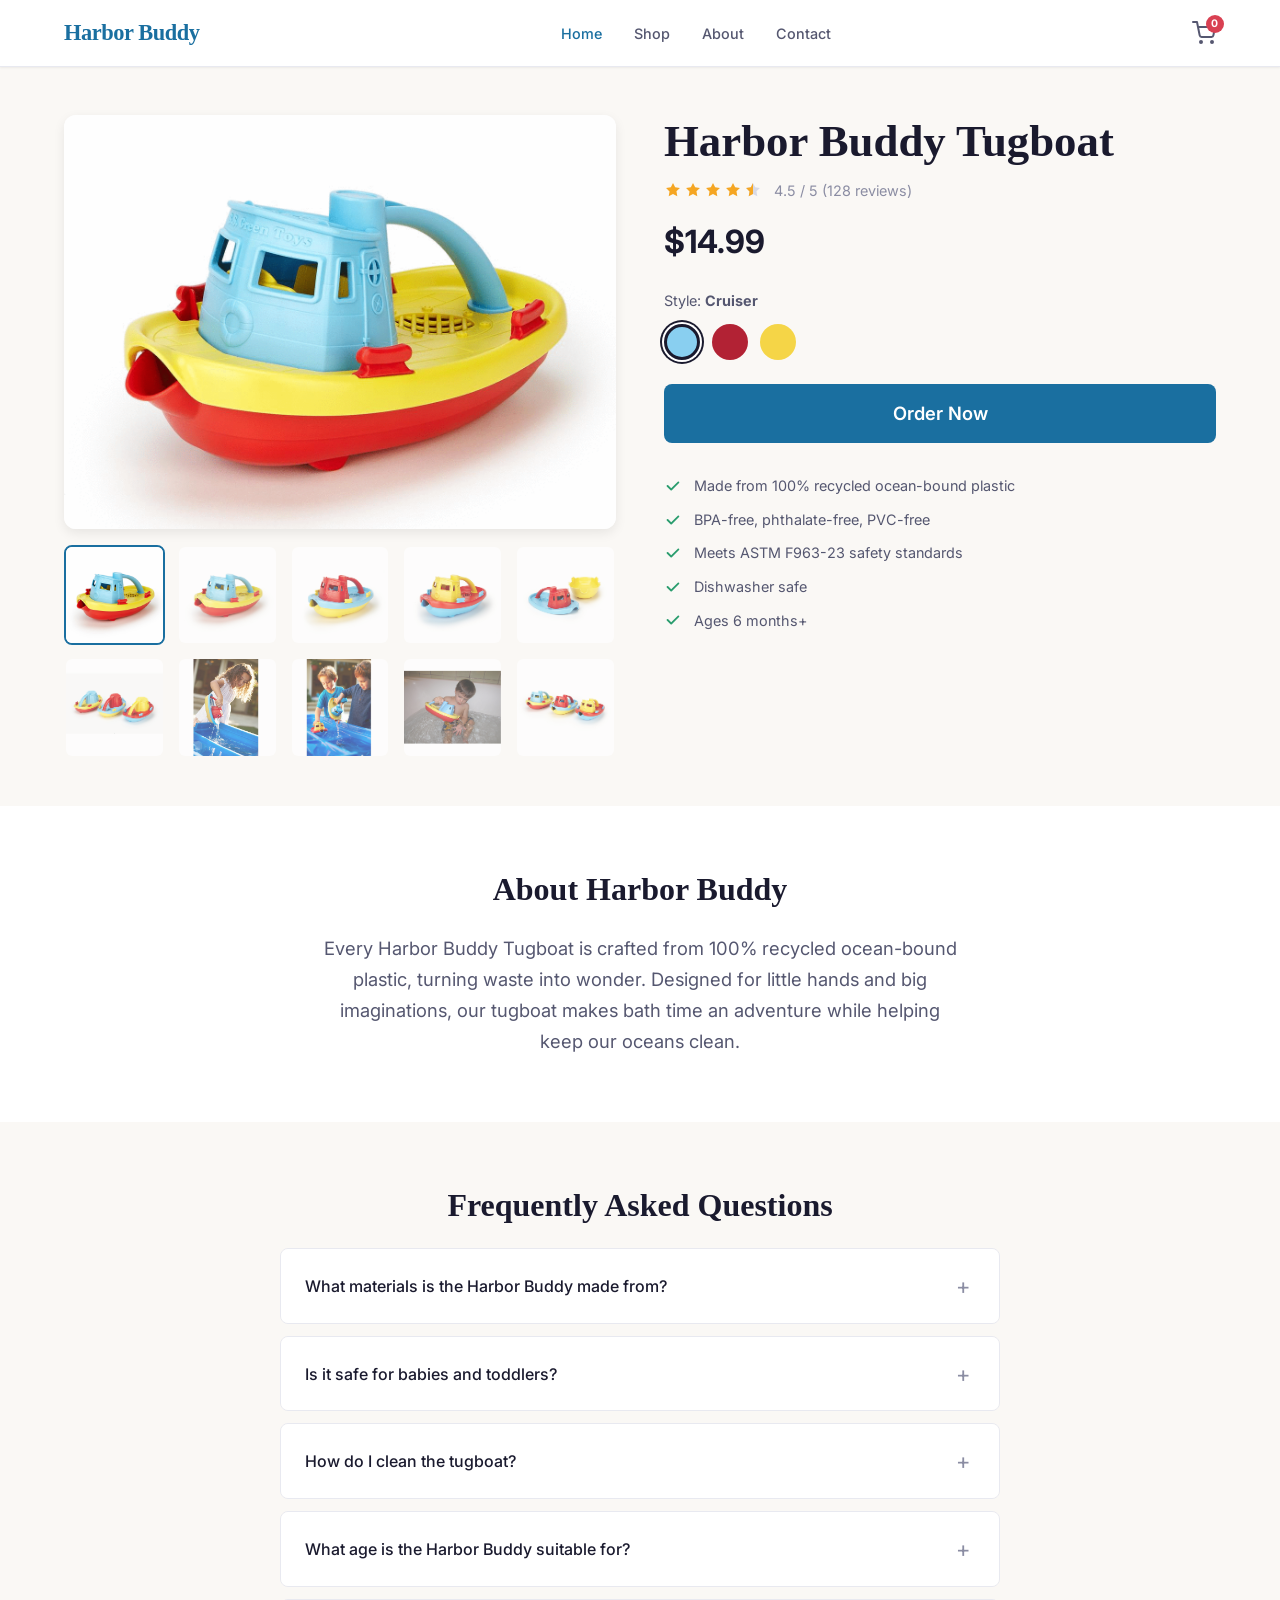
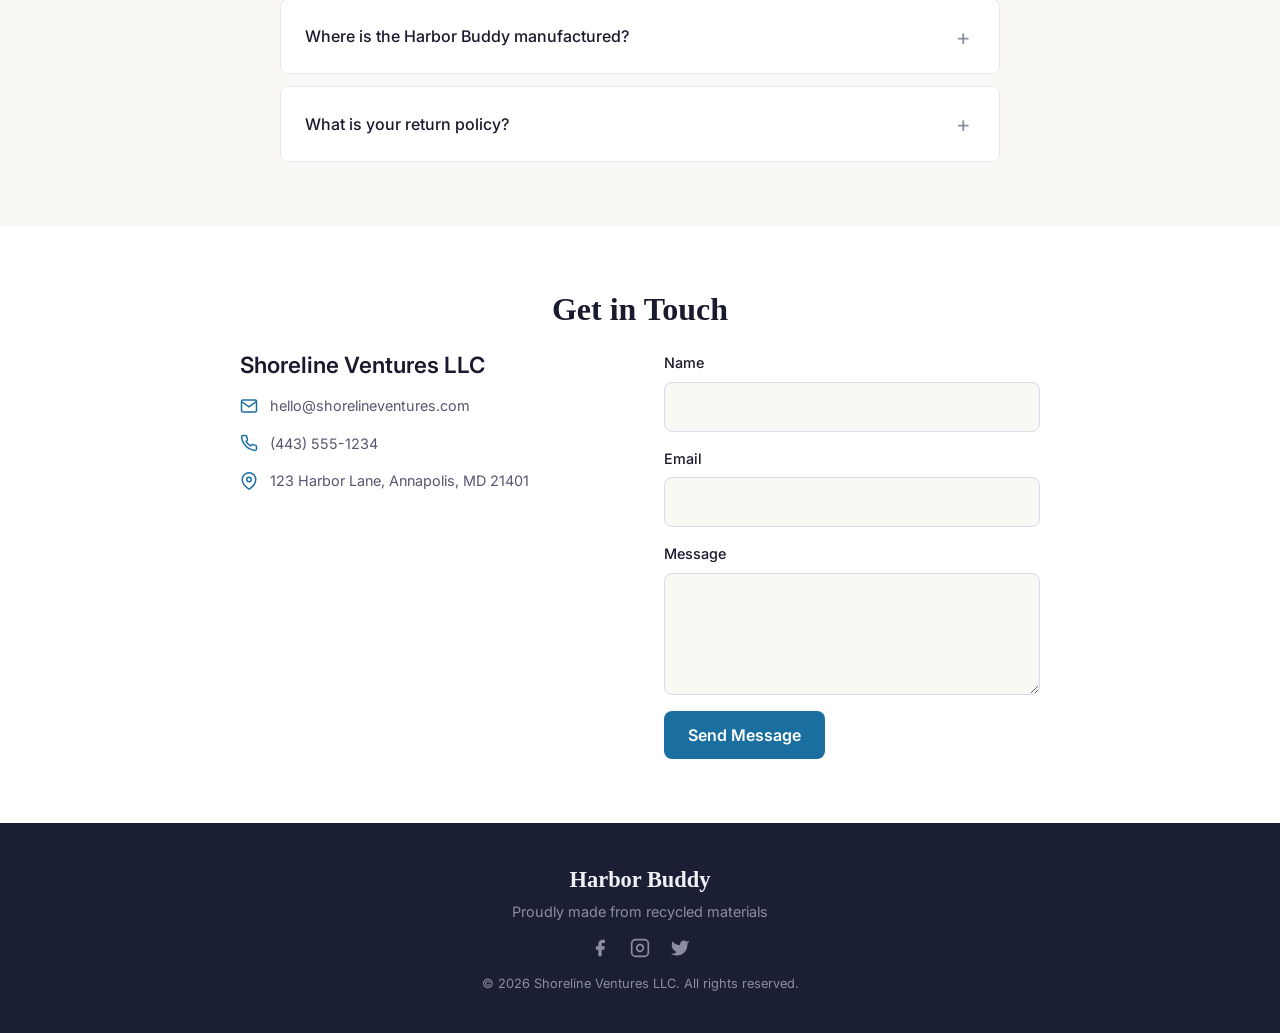
<file: index.html>
<!DOCTYPE html>
<html lang="en">
<head>
  <meta charset="UTF-8">
  <meta name="viewport" content="width=device-width, initial-scale=1.0">
  <title>Harbor Buddy Tugboat — Bath Toy for Kids</title>
  <meta name="description" content="Harbor Buddy Tugboat — a colorful, eco-friendly bath toy made from 100% recycled ocean-bound plastic. Safe for ages 6 months and up.">
  <link rel="preconnect" href="https://fonts.googleapis.com">
  <link rel="preconnect" href="https://fonts.gstatic.com" crossorigin>
  <link href="https://fonts.googleapis.com/css2?family=Inter:wght@400;500;600;700&display=swap" rel="stylesheet">
  <link rel="stylesheet" href="css/reset.css">
  <link rel="stylesheet" href="css/tokens.css">
  <link rel="stylesheet" href="css/product.css">
</head>
<body>

  <header id="site-header">
    <div class="header-inner">
      <a href="index.html" id="logo">Harbor Buddy</a>
      <nav id="main-nav" aria-label="Main navigation">
        <ul>
          <li><a href="index.html" class="active">Home</a></li>
          <li><a href="#product">Shop</a></li>
          <li><a href="#about">About</a></li>
          <li><a href="#contact">Contact</a></li>
        </ul>
      </nav>
      <div class="header-actions">
        <button id="cart-btn" aria-label="Shopping cart">
          <svg width="24" height="24" viewBox="0 0 24 24" fill="none" stroke="currentColor" stroke-width="2" stroke-linecap="round" stroke-linejoin="round">
            <circle cx="9" cy="21" r="1"/><circle cx="20" cy="21" r="1"/>
            <path d="M1 1h4l2.68 13.39a2 2 0 0 0 2 1.61h9.72a2 2 0 0 0 2-1.61L23 6H6"/>
          </svg>
          <span class="cart-count">0</span>
        </button>
        <button id="mobile-menu-btn" aria-label="Open menu" aria-expanded="false">
          <span></span><span></span><span></span>
        </button>
      </div>
    </div>
  </header>

  <main>
    <section id="product">
      <div class="product-grid">

        <div class="gallery">
          <div class="gallery-main">
            <img id="main-image" src="images/Tugboat.gif" alt="Harbor Buddy Tugboat — animated 360° view">
          </div>
          <div class="gallery-thumbs" role="list" aria-label="Product image thumbnails">
            <button class="thumb active" data-image="images/Tugboat.gif" aria-label="Animated 360° product view">
              <img src="images/Tugboat.gif" alt="Tugboat animated view" loading="lazy">
            </button>
            <button class="thumb" data-image="images/600497.jpg" data-color="cruiser" aria-label="Cruiser product shot">
              <img src="images/600497.jpg" alt="Cruiser tugboat" loading="lazy">
            </button>
            <button class="thumb" data-image="images/600500.jpg" data-color="fireboat" aria-label="Fireboat product shot">
              <img src="images/600500.jpg" alt="Fireboat tugboat" loading="lazy">
            </button>
            <button class="thumb" data-image="images/600501.jpg" data-color="skipper" aria-label="Skipper product shot">
              <img src="images/600501.jpg" alt="Skipper tugboat" loading="lazy">
            </button>
            <button class="thumb" data-image="images/601764.jpg" aria-label="Disassembled detail view">
              <img src="images/601764.jpg" alt="Tugboat disassembled showing two halves" loading="lazy">
            </button>
            <button class="thumb" data-image="images/601767.jpg" aria-label="All three color variants">
              <img src="images/601767.jpg" alt="All three tugboat colors together" loading="lazy">
            </button>
            <button class="thumb" data-image="images/601765.jpg" aria-label="Child pouring water with tugboat">
              <img src="images/601765.jpg" alt="Girl pouring water from tugboat" loading="lazy">
            </button>
            <button class="thumb" data-image="images/601766.jpg" aria-label="Kids playing with tugboats">
              <img src="images/601766.jpg" alt="Two boys playing with tugboats at water table" loading="lazy">
            </button>
            <button class="thumb" data-image="images/601770.jpg" aria-label="Child in bath with tugboat">
              <img src="images/601770.jpg" alt="Boy playing with tugboat in bathtub" loading="lazy">
            </button>
            <button class="thumb" data-image="images/601768.jpg" aria-label="All three colors alternate angle">
              <img src="images/601768.jpg" alt="Three tugboat color variants from above" loading="lazy">
            </button>
          </div>
        </div>

        <div class="product-info">
          <h1 class="product-title">Harbor Buddy Tugboat</h1>

          <div class="product-rating" aria-label="Rated 4.5 out of 5 stars">
            <div class="stars">
              <svg class="star filled" viewBox="0 0 20 20"><path d="M10 1l2.39 4.84 5.34.78-3.87 3.77.91 5.33L10 13.27l-4.77 2.51.91-5.33-3.87-3.77 5.34-.78L10 1z"/></svg>
              <svg class="star filled" viewBox="0 0 20 20"><path d="M10 1l2.39 4.84 5.34.78-3.87 3.77.91 5.33L10 13.27l-4.77 2.51.91-5.33-3.87-3.77 5.34-.78L10 1z"/></svg>
              <svg class="star filled" viewBox="0 0 20 20"><path d="M10 1l2.39 4.84 5.34.78-3.87 3.77.91 5.33L10 13.27l-4.77 2.51.91-5.33-3.87-3.77 5.34-.78L10 1z"/></svg>
              <svg class="star filled" viewBox="0 0 20 20"><path d="M10 1l2.39 4.84 5.34.78-3.87 3.77.91 5.33L10 13.27l-4.77 2.51.91-5.33-3.87-3.77 5.34-.78L10 1z"/></svg>
              <svg class="star half" viewBox="0 0 20 20">
                <defs><clipPath id="half-clip"><rect x="0" y="0" width="10" height="20"/></clipPath></defs>
                <path d="M10 1l2.39 4.84 5.34.78-3.87 3.77.91 5.33L10 13.27l-4.77 2.51.91-5.33-3.87-3.77 5.34-.78L10 1z" class="star-bg"/>
                <path d="M10 1l2.39 4.84 5.34.78-3.87 3.77.91 5.33L10 13.27l-4.77 2.51.91-5.33-3.87-3.77 5.34-.78L10 1z" clip-path="url(#half-clip)" class="star-fill"/>
              </svg>
            </div>
            <span class="rating-text">4.5 / 5 (128 reviews)</span>
          </div>

          <p class="product-price">$14.99</p>

          <div class="color-selector">
            <p class="color-label">Style: <strong id="selected-color-name">Cruiser</strong></p>
            <div class="color-swatches">
              <button class="swatch active" data-color="cruiser" data-image="images/600497.jpg" data-name="Cruiser" style="background-color: var(--color-cruiser)" aria-label="Select Cruiser"></button>
              <button class="swatch" data-color="fireboat" data-image="images/600500.jpg" data-name="Fireboat" style="background-color: var(--color-fireboat)" aria-label="Select Fireboat"></button>
              <button class="swatch" data-color="skipper" data-image="images/600501.jpg" data-name="Skipper" style="background-color: var(--color-skipper)" aria-label="Select Skipper"></button>
            </div>
          </div>

          <a href="order.html" class="btn-order">Order Now</a>

          <ul class="features-list">
            <li>
              <svg class="check-icon" viewBox="0 0 20 20"><path d="M16.7 5.3a1 1 0 0 1 0 1.4l-8 8a1 1 0 0 1-1.4 0l-4-4a1 1 0 1 1 1.4-1.4L8 12.6l7.3-7.3a1 1 0 0 1 1.4 0z"/></svg>
              Made from 100% recycled ocean-bound plastic
            </li>
            <li>
              <svg class="check-icon" viewBox="0 0 20 20"><path d="M16.7 5.3a1 1 0 0 1 0 1.4l-8 8a1 1 0 0 1-1.4 0l-4-4a1 1 0 1 1 1.4-1.4L8 12.6l7.3-7.3a1 1 0 0 1 1.4 0z"/></svg>
              BPA-free, phthalate-free, PVC-free
            </li>
            <li>
              <svg class="check-icon" viewBox="0 0 20 20"><path d="M16.7 5.3a1 1 0 0 1 0 1.4l-8 8a1 1 0 0 1-1.4 0l-4-4a1 1 0 1 1 1.4-1.4L8 12.6l7.3-7.3a1 1 0 0 1 1.4 0z"/></svg>
              Meets ASTM F963-23 safety standards
            </li>
            <li>
              <svg class="check-icon" viewBox="0 0 20 20"><path d="M16.7 5.3a1 1 0 0 1 0 1.4l-8 8a1 1 0 0 1-1.4 0l-4-4a1 1 0 1 1 1.4-1.4L8 12.6l7.3-7.3a1 1 0 0 1 1.4 0z"/></svg>
              Dishwasher safe
            </li>
            <li>
              <svg class="check-icon" viewBox="0 0 20 20"><path d="M16.7 5.3a1 1 0 0 1 0 1.4l-8 8a1 1 0 0 1-1.4 0l-4-4a1 1 0 1 1 1.4-1.4L8 12.6l7.3-7.3a1 1 0 0 1 1.4 0z"/></svg>
              Ages 6 months+
            </li>
          </ul>
        </div>
      </div>
    </section>

    <section id="about">
      <div class="section-inner">
        <h2 class="section-title">About Harbor Buddy</h2>
        <p class="section-description">Every Harbor Buddy Tugboat is crafted from 100% recycled ocean-bound plastic, turning waste into wonder. Designed for little hands and big imaginations, our tugboat makes bath time an adventure while helping keep our oceans clean.</p>
      </div>
    </section>

    <section id="faq">
      <div class="section-inner">
        <h2 class="section-title">Frequently Asked Questions</h2>
        <div class="accordion">

          <div class="accordion-item">
            <button class="accordion-header" aria-expanded="false">
              <span>What materials is the Harbor Buddy made from?</span>
              <span class="accordion-icon" aria-hidden="true">+</span>
            </button>
            <div class="accordion-content">
              <p>The Harbor Buddy Tugboat is made from 100% recycled ocean-bound plastic collected from coastal communities. The plastic is cleaned, processed, and molded into our durable, safe toy. All materials are rigorously tested to meet or exceed US and international safety standards.</p>
            </div>
          </div>

          <div class="accordion-item">
            <button class="accordion-header" aria-expanded="false">
              <span>Is it safe for babies and toddlers?</span>
              <span class="accordion-icon" aria-hidden="true">+</span>
            </button>
            <div class="accordion-content">
              <p>Absolutely! The Harbor Buddy is designed for children ages 6 months and up. It is BPA-free, phthalate-free, and PVC-free. It meets ASTM F963-23 safety standards and has no small parts or sharp edges. The rounded design is perfect for little hands to grip.</p>
            </div>
          </div>

          <div class="accordion-item">
            <button class="accordion-header" aria-expanded="false">
              <span>How do I clean the tugboat?</span>
              <span class="accordion-icon" aria-hidden="true">+</span>
            </button>
            <div class="accordion-content">
              <p>The Harbor Buddy is dishwasher safe! Simply place it on the top rack of your dishwasher for a thorough clean. You can also hand wash it with warm soapy water. The sealed design prevents water from getting trapped inside, so there's no worry about mold.</p>
            </div>
          </div>

          <div class="accordion-item">
            <button class="accordion-header" aria-expanded="false">
              <span>What age is the Harbor Buddy suitable for?</span>
              <span class="accordion-icon" aria-hidden="true">+</span>
            </button>
            <div class="accordion-content">
              <p>The Harbor Buddy is suitable for children ages 6 months and older. Its chunky, easy-to-grip design makes it perfect for babies learning to grasp, while the vibrant colors and floating action keep toddlers and older children entertained during bath time.</p>
            </div>
          </div>

          <div class="accordion-item">
            <button class="accordion-header" aria-expanded="false">
              <span>Where is the Harbor Buddy manufactured?</span>
              <span class="accordion-icon" aria-hidden="true">+</span>
            </button>
            <div class="accordion-content">
              <p>The Harbor Buddy is proudly manufactured in the United States. Our factory in California uses solar-powered facilities and zero-waste manufacturing processes. We source our recycled ocean plastic from certified collection programs along coastal communities worldwide.</p>
            </div>
          </div>

          <div class="accordion-item">
            <button class="accordion-header" aria-expanded="false">
              <span>What is your return policy?</span>
              <span class="accordion-icon" aria-hidden="true">+</span>
            </button>
            <div class="accordion-content">
              <p>We offer a 30-day satisfaction guarantee. If you're not completely happy with your Harbor Buddy, return it in its original packaging for a full refund. We also provide free replacements for any manufacturing defects within the first year of purchase.</p>
            </div>
          </div>

        </div>
      </div>
    </section>

    <section id="contact">
      <div class="section-inner">
        <h2 class="section-title">Get in Touch</h2>
        <div class="contact-grid">
          <div class="contact-info">
            <h3>Shoreline Ventures LLC</h3>
            <ul class="contact-details">
              <li>
                <svg width="18" height="18" viewBox="0 0 24 24" fill="none" stroke="currentColor" stroke-width="2"><path d="M4 4h16c1.1 0 2 .9 2 2v12c0 1.1-.9 2-2 2H4c-1.1 0-2-.9-2-2V6c0-1.1.9-2 2-2z"/><polyline points="22,6 12,13 2,6"/></svg>
                <a href="mailto:hello@shorelineventures.com">hello@shorelineventures.com</a>
              </li>
              <li>
                <svg width="18" height="18" viewBox="0 0 24 24" fill="none" stroke="currentColor" stroke-width="2"><path d="M22 16.92v3a2 2 0 0 1-2.18 2 19.79 19.79 0 0 1-8.63-3.07 19.5 19.5 0 0 1-6-6 19.79 19.79 0 0 1-3.07-8.67A2 2 0 0 1 4.11 2h3a2 2 0 0 1 2 1.72c.127.96.361 1.903.7 2.81a2 2 0 0 1-.45 2.11L8.09 9.91a16 16 0 0 0 6 6l1.27-1.27a2 2 0 0 1 2.11-.45c.907.339 1.85.573 2.81.7A2 2 0 0 1 22 16.92z"/></svg>
                <a href="tel:+14435551234">(443) 555-1234</a>
              </li>
              <li>
                <svg width="18" height="18" viewBox="0 0 24 24" fill="none" stroke="currentColor" stroke-width="2"><path d="M21 10c0 7-9 13-9 13s-9-6-9-13a9 9 0 0 1 18 0z"/><circle cx="12" cy="10" r="3"/></svg>
                <span>123 Harbor Lane, Annapolis, MD 21401</span>
              </li>
            </ul>
          </div>
          <form class="contact-form" onsubmit="event.preventDefault(); alert('Thank you! This is a demo — no message was sent.');">
            <div class="form-group">
              <label for="contact-name">Name</label>
              <input type="text" id="contact-name" name="name" required>
            </div>
            <div class="form-group">
              <label for="contact-email">Email</label>
              <input type="email" id="contact-email" name="email" required>
            </div>
            <div class="form-group">
              <label for="contact-message">Message</label>
              <textarea id="contact-message" name="message" rows="4" required></textarea>
            </div>
            <button type="submit" class="btn-submit">Send Message</button>
          </form>
        </div>
      </div>
    </section>
  </main>

  <footer id="site-footer">
    <div class="footer-inner">
      <div class="footer-brand">
        <span class="footer-logo">Harbor Buddy</span>
        <p>Proudly made from recycled materials</p>
      </div>
      <div class="footer-social">
        <a href="#" aria-label="Facebook">
          <svg width="20" height="20" viewBox="0 0 24 24" fill="currentColor"><path d="M18 2h-3a5 5 0 0 0-5 5v3H7v4h3v8h4v-8h3l1-4h-4V7a1 1 0 0 1 1-1h3z"/></svg>
        </a>
        <a href="#" aria-label="Instagram">
          <svg width="20" height="20" viewBox="0 0 24 24" fill="none" stroke="currentColor" stroke-width="2"><rect x="2" y="2" width="20" height="20" rx="5" ry="5"/><path d="M16 11.37A4 4 0 1 1 12.63 8 4 4 0 0 1 16 11.37z"/><line x1="17.5" y1="6.5" x2="17.51" y2="6.5"/></svg>
        </a>
        <a href="#" aria-label="Twitter">
          <svg width="20" height="20" viewBox="0 0 24 24" fill="currentColor"><path d="M23 3a10.9 10.9 0 0 1-3.14 1.53 4.48 4.48 0 0 0-7.86 3v1A10.66 10.66 0 0 1 3 4s-4 9 5 13a11.64 11.64 0 0 1-7 2c9 5 20 0 20-11.5a4.5 4.5 0 0 0-.08-.83A7.72 7.72 0 0 0 23 3z"/></svg>
        </a>
      </div>
      <p class="footer-copy">&copy; 2026 Shoreline Ventures LLC. All rights reserved.</p>
    </div>
  </footer>

  <script src="js/gallery.js"></script>
  <script src="js/accordion.js"></script>
</body>
</html>
</file>
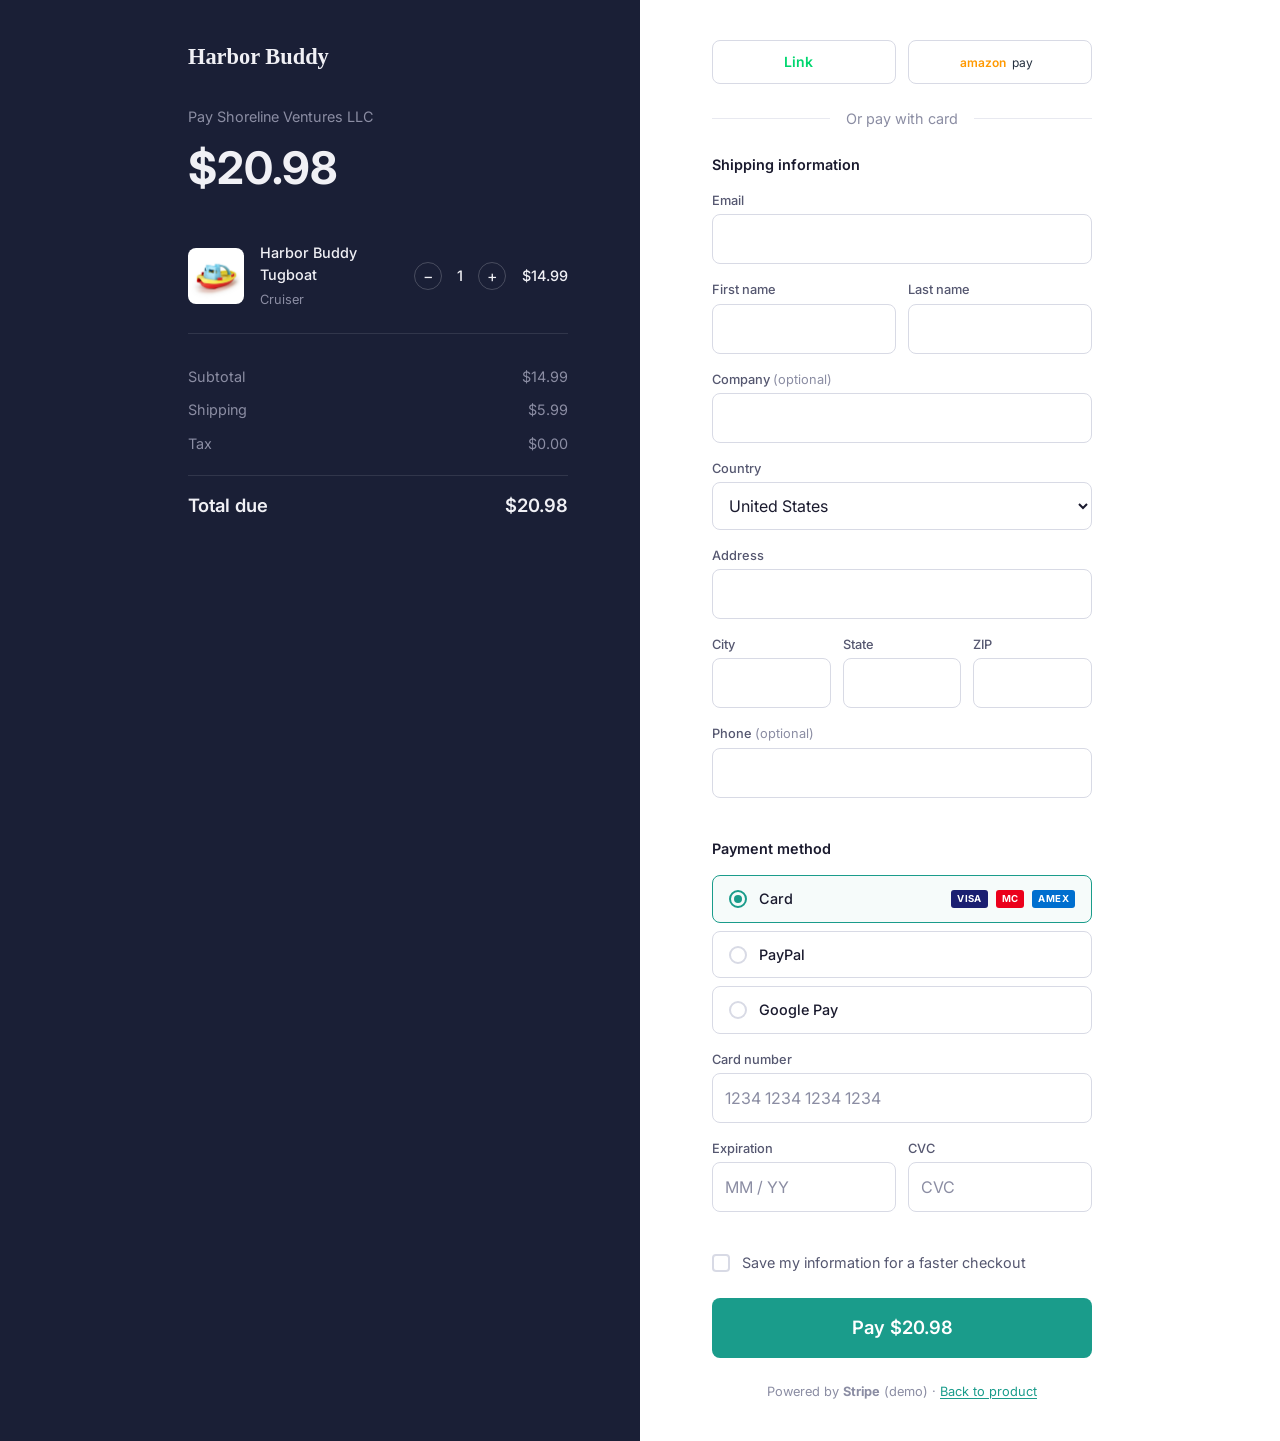
<file: order.html>
<!DOCTYPE html>
<html lang="en">
<head>
  <meta charset="UTF-8">
  <meta name="viewport" content="width=device-width, initial-scale=1.0">
  <title>Checkout — Harbor Buddy Tugboat</title>
  <link rel="preconnect" href="https://fonts.googleapis.com">
  <link rel="preconnect" href="https://fonts.gstatic.com" crossorigin>
  <link href="https://fonts.googleapis.com/css2?family=Inter:wght@400;500;600;700&display=swap" rel="stylesheet">
  <link rel="stylesheet" href="css/reset.css">
  <link rel="stylesheet" href="css/tokens.css">
  <link rel="stylesheet" href="css/checkout.css">
</head>
<body>

  <div class="checkout-layout">

    <!-- Left Column — Order Summary (dark) -->
    <aside class="order-summary">
      <div class="summary-inner">
        <a href="index.html" class="summary-logo">Harbor Buddy</a>
        <p class="summary-headline">Pay Shoreline Ventures LLC</p>
        <p class="summary-total-amount" id="total-display">$20.98</p>

        <div class="order-items">
          <div class="order-item">
            <div class="item-image">
              <img src="images/600497.jpg" alt="Harbor Buddy Tugboat">
            </div>
            <div class="item-details">
              <p class="item-name">Harbor Buddy Tugboat</p>
              <p class="item-variant">Cruiser</p>
            </div>
            <div class="item-quantity">
              <button class="qty-btn" data-action="decrease" aria-label="Decrease quantity">−</button>
              <span id="item-qty">1</span>
              <button class="qty-btn" data-action="increase" aria-label="Increase quantity">+</button>
            </div>
            <p class="item-price" id="line-total">$14.99</p>
          </div>
        </div>

        <div class="order-breakdown">
          <div class="breakdown-row">
            <span>Subtotal</span>
            <span id="subtotal">$14.99</span>
          </div>
          <div class="breakdown-row">
            <span>Shipping</span>
            <span id="shipping">$5.99</span>
          </div>
          <div class="breakdown-row">
            <span>Tax</span>
            <span id="tax">$0.00</span>
          </div>
          <div class="breakdown-row total">
            <span>Total due</span>
            <span id="total-due">$20.98</span>
          </div>
        </div>
      </div>
    </aside>

    <!-- Right Column — Payment Form (light) -->
    <main class="payment-form">
      <div class="form-inner">
        <div class="quick-pay">
          <button class="quick-pay-btn link-pay" type="button">
            <svg width="40" height="18" viewBox="0 0 40 18"><text x="0" y="14" font-family="Inter, sans-serif" font-size="14" font-weight="600" fill="#00D66F">Link</text></svg>
          </button>
          <button class="quick-pay-btn amazon-pay" type="button">
            <svg width="80" height="18" viewBox="0 0 80 18"><text x="0" y="14" font-family="Inter, sans-serif" font-size="12" font-weight="600" fill="#FF9900">amazon</text><text x="52" y="14" font-family="Inter, sans-serif" font-size="12" font-weight="400" fill="#232F3E">pay</text></svg>
          </button>
        </div>

        <div class="divider">
          <span>Or pay with card</span>
        </div>

        <form id="checkout-form" novalidate>
          <!-- Shipping Information -->
          <fieldset class="form-section">
            <legend>Shipping information</legend>

            <div class="field">
              <label for="email">Email</label>
              <input type="email" id="email" name="email" autocomplete="email" required>
            </div>

            <div class="field-row">
              <div class="field">
                <label for="first-name">First name</label>
                <input type="text" id="first-name" name="first_name" autocomplete="given-name">
              </div>
              <div class="field">
                <label for="last-name">Last name</label>
                <input type="text" id="last-name" name="last_name" autocomplete="family-name">
              </div>
            </div>

            <div class="field">
              <label for="company">Company <span class="optional">(optional)</span></label>
              <input type="text" id="company" name="company" autocomplete="organization">
            </div>

            <div class="field">
              <label for="country">Country</label>
              <select id="country" name="country" autocomplete="country">
                <option value="US" selected>United States</option>
                <option value="CA">Canada</option>
                <option value="GB">United Kingdom</option>
                <option value="AU">Australia</option>
                <option value="DE">Germany</option>
                <option value="FR">France</option>
              </select>
            </div>

            <div class="field">
              <label for="address">Address</label>
              <input type="text" id="address" name="address" autocomplete="street-address" required>
            </div>

            <div class="field-row field-row-3">
              <div class="field">
                <label for="city">City</label>
                <input type="text" id="city" name="city" autocomplete="address-level2" required>
              </div>
              <div class="field">
                <label for="state">State</label>
                <input type="text" id="state" name="state" autocomplete="address-level1" required>
              </div>
              <div class="field">
                <label for="zip">ZIP</label>
                <input type="text" id="zip" name="zip" autocomplete="postal-code" required>
              </div>
            </div>

            <div class="field">
              <label for="phone">Phone <span class="optional">(optional)</span></label>
              <input type="tel" id="phone" name="phone" autocomplete="tel">
            </div>
          </fieldset>

          <!-- Payment Method -->
          <fieldset class="form-section">
            <legend>Payment method</legend>

            <div class="payment-methods">
              <label class="payment-option active">
                <input type="radio" name="payment_method" value="card" checked>
                <span class="radio-indicator"></span>
                <span class="payment-label">Card</span>
                <span class="card-icons">
                  <span class="card-brand visa">Visa</span>
                  <span class="card-brand mc">MC</span>
                  <span class="card-brand amex">Amex</span>
                </span>
              </label>
              <label class="payment-option">
                <input type="radio" name="payment_method" value="paypal">
                <span class="radio-indicator"></span>
                <span class="payment-label">PayPal</span>
              </label>
              <label class="payment-option">
                <input type="radio" name="payment_method" value="gpay">
                <span class="radio-indicator"></span>
                <span class="payment-label">Google Pay</span>
              </label>
            </div>

            <div id="card-fields" class="card-fields">
              <div class="field">
                <label for="card-number">Card number</label>
                <input type="text" id="card-number" name="card_number" placeholder="1234 1234 1234 1234" autocomplete="cc-number" inputmode="numeric">
              </div>
              <div class="field-row">
                <div class="field">
                  <label for="card-expiry">Expiration</label>
                  <input type="text" id="card-expiry" name="card_expiry" placeholder="MM / YY" autocomplete="cc-exp" inputmode="numeric">
                </div>
                <div class="field">
                  <label for="card-cvc">CVC</label>
                  <input type="text" id="card-cvc" name="card_cvc" placeholder="CVC" autocomplete="cc-csc" inputmode="numeric">
                </div>
              </div>
            </div>
          </fieldset>

          <label class="save-info">
            <input type="checkbox" name="save_info">
            <span class="checkbox-indicator"></span>
            <span>Save my information for a faster checkout</span>
          </label>

          <button type="submit" class="btn-pay" id="pay-btn">Pay <span id="pay-amount">$20.98</span></button>
        </form>

        <p class="powered-by">
          Powered by <strong>Stripe</strong> (demo) &middot;
          <a href="index.html">Back to product</a>
        </p>
      </div>
    </main>

  </div>

  <script src="js/checkout.js"></script>
</body>
</html>
</file>
<file: css/tokens.css>
:root {
  /* Brand color */
  --color-ocean-blue: #1a6fa0;

  /* Boat variants (swatch colors) */
  --color-cruiser: #89CFF0;
  --color-fireboat: #B22234;
  --color-skipper: #F5D547;

  /* Backgrounds */
  --color-dark-navy: #1a1f36;
  --color-warm-cream: #faf8f5;
  --color-white: #ffffff;

  /* Text */
  --color-text-primary: #1a1a2e;
  --color-text-secondary: #555770;
  --color-text-muted: #8b8da3;
  --color-text-inverse: #f0f0f5;

  /* Borders */
  --color-border: #d8dae5;
  --color-border-light: #e8e9f0;

  /* Accent / CTA */
  --color-cta: #1a9c8b;
  --color-cta-hover: #158a7b;

  /* Status */
  --color-star: #f5a623;
  --color-success: #2a9d6e;
  --color-error: #d94052;

  /* Typography — fluid scale */
  --font-family: 'Inter', system-ui, -apple-system, sans-serif;
  --font-family-display: 'Georgia', 'Times New Roman', serif;

  --text-xs: clamp(0.7rem, 0.65rem + 0.25vw, 0.8rem);
  --text-sm: clamp(0.8rem, 0.75rem + 0.25vw, 0.9rem);
  --text-base: clamp(0.9rem, 0.85rem + 0.25vw, 1rem);
  --text-md: clamp(1rem, 0.9rem + 0.5vw, 1.15rem);
  --text-lg: clamp(1.15rem, 1rem + 0.75vw, 1.4rem);
  --text-xl: clamp(1.4rem, 1.1rem + 1.5vw, 2rem);
  --text-2xl: clamp(1.8rem, 1.4rem + 2vw, 2.8rem);
  --text-3xl: clamp(2.2rem, 1.6rem + 3vw, 3.5rem);

  --font-weight-normal: 400;
  --font-weight-medium: 500;
  --font-weight-semibold: 600;
  --font-weight-bold: 700;

  /* Spacing — 4px base */
  --space-1: 0.25rem;   /* 4px */
  --space-2: 0.5rem;    /* 8px */
  --space-3: 0.75rem;   /* 12px */
  --space-4: 1rem;      /* 16px */
  --space-5: 1.25rem;   /* 20px */
  --space-6: 1.5rem;    /* 24px */
  --space-8: 2rem;      /* 32px */
  --space-10: 2.5rem;   /* 40px */
  --space-12: 3rem;     /* 48px */
  --space-16: 4rem;     /* 64px */
  --space-20: 5rem;     /* 80px */
  --space-24: 6rem;     /* 96px */

  /* Border radius */
  --radius-sm: 4px;
  --radius-md: 8px;
  --radius-lg: 12px;
  --radius-xl: 16px;
  --radius-full: 9999px;

  /* Shadows */
  --shadow-sm: 0 1px 2px rgba(0, 0, 0, 0.06);
  --shadow-md: 0 4px 12px rgba(0, 0, 0, 0.08);
  --shadow-lg: 0 8px 24px rgba(0, 0, 0, 0.12);

  /* Transitions */
  --transition-fast: 150ms ease;
  --transition-base: 250ms ease;
  --transition-slow: 400ms ease;

  /* Layout */
  --max-width: 1200px;
  --max-width-narrow: 960px;
}
</file>
<file: css/product.css>
body {
  font-family: var(--font-family);
  color: var(--color-text-primary);
  background-color: var(--color-warm-cream);
}

/* ── Header ────────────────────────────────────────── */

#site-header {
  position: sticky;
  top: 0;
  z-index: 100;
  background: var(--color-white);
  border-bottom: 1px solid var(--color-border-light);
  box-shadow: var(--shadow-sm);
}

.header-inner {
  display: flex;
  align-items: center;
  justify-content: space-between;
  max-width: var(--max-width);
  margin: 0 auto;
  padding: var(--space-4) var(--space-6);
}

#logo {
  font-family: var(--font-family-display);
  font-size: var(--text-lg);
  font-weight: var(--font-weight-bold);
  color: var(--color-ocean-blue);
  letter-spacing: -0.02em;
}

#main-nav ul {
  display: flex;
  gap: var(--space-8);
}

#main-nav a {
  font-size: var(--text-sm);
  font-weight: var(--font-weight-medium);
  color: var(--color-text-secondary);
  transition: color var(--transition-fast);
}

#main-nav a:hover,
#main-nav a.active {
  color: var(--color-ocean-blue);
}

#cart-btn {
  position: relative;
  color: var(--color-text-secondary);
  transition: color var(--transition-fast);
}

#cart-btn:hover {
  color: var(--color-ocean-blue);
}

.cart-count {
  position: absolute;
  top: -6px;
  right: -8px;
  background: var(--color-error);
  color: white;
  font-size: 0.65rem;
  font-weight: var(--font-weight-bold);
  width: 18px;
  height: 18px;
  border-radius: var(--radius-full);
  display: flex;
  align-items: center;
  justify-content: center;
}

.header-actions {
  display: flex;
  align-items: center;
  gap: var(--space-4);
}

#mobile-menu-btn {
  display: none;
  flex-direction: column;
  gap: 5px;
  padding: var(--space-2);
}

#mobile-menu-btn span {
  display: block;
  width: 22px;
  height: 2px;
  background: var(--color-text-primary);
  transition: var(--transition-fast);
}

/* ── Product Section ───────────────────────────────── */

#product {
  max-width: var(--max-width);
  margin: 0 auto;
  padding: var(--space-12) var(--space-6);
}

.product-grid {
  display: grid;
  grid-template-columns: 1fr 1fr;
  gap: var(--space-12);
  align-items: start;
}

/* Gallery */

.gallery-main {
  border-radius: var(--radius-lg);
  overflow: hidden;
  background: var(--color-white);
  aspect-ratio: 4 / 3;
  box-shadow: var(--shadow-md);
}

.gallery-main img {
  width: 100%;
  height: 100%;
  object-fit: cover;
}

.gallery-thumbs {
  display: grid;
  grid-template-columns: repeat(5, 1fr);
  gap: var(--space-3);
  margin-top: var(--space-4);
}

.thumb {
  aspect-ratio: 1;
  border-radius: var(--radius-md);
  overflow: hidden;
  border: 2px solid transparent;
  cursor: pointer;
  opacity: 0.7;
  transition: opacity var(--transition-fast), border-color var(--transition-fast);
}

.thumb:hover,
.thumb.active {
  opacity: 1;
  border-color: var(--color-ocean-blue);
}

.thumb img {
  width: 100%;
  height: 100%;
  object-fit: cover;
}

/* Product Info */

.product-title {
  font-family: var(--font-family-display);
  font-size: var(--text-2xl);
  font-weight: var(--font-weight-bold);
  color: var(--color-text-primary);
  margin-bottom: var(--space-3);
}

.product-rating {
  display: flex;
  align-items: center;
  gap: var(--space-3);
  margin-bottom: var(--space-4);
}

.stars {
  display: flex;
  gap: 2px;
}

.star {
  width: 18px;
  height: 18px;
}

.star.filled path {
  fill: var(--color-star);
}

.star.half .star-bg {
  fill: var(--color-border);
}

.star.half .star-fill {
  fill: var(--color-star);
}

.rating-text {
  font-size: var(--text-sm);
  color: var(--color-text-muted);
}

.product-price {
  font-size: var(--text-xl);
  font-weight: var(--font-weight-bold);
  color: var(--color-text-primary);
  margin-bottom: var(--space-6);
}

/* Color Selector */

.color-label {
  font-size: var(--text-sm);
  color: var(--color-text-secondary);
  margin-bottom: var(--space-3);
}

.color-swatches {
  display: flex;
  gap: var(--space-3);
  margin-bottom: var(--space-6);
}

.swatch {
  width: 36px;
  height: 36px;
  border-radius: var(--radius-full);
  border: 3px solid transparent;
  cursor: pointer;
  transition: border-color var(--transition-fast), transform var(--transition-fast);
  outline-offset: 2px;
}

.swatch:hover {
  transform: scale(1.1);
}

.swatch.active {
  border-color: var(--color-text-primary);
  box-shadow: 0 0 0 2px var(--color-white), 0 0 0 4px var(--color-text-primary);
}

/* Order Button */

.btn-order {
  display: inline-block;
  width: 100%;
  text-align: center;
  padding: var(--space-4) var(--space-8);
  background: var(--color-ocean-blue);
  color: white;
  font-size: var(--text-md);
  font-weight: var(--font-weight-semibold);
  border-radius: var(--radius-md);
  transition: background var(--transition-fast), transform var(--transition-fast);
  margin-bottom: var(--space-8);
}

.btn-order:hover {
  background: #15608d;
  transform: translateY(-1px);
}

.btn-order:active {
  transform: translateY(0);
}

/* Features List */

.features-list {
  display: flex;
  flex-direction: column;
  gap: var(--space-3);
}

.features-list li {
  display: flex;
  align-items: center;
  gap: var(--space-3);
  font-size: var(--text-sm);
  color: var(--color-text-secondary);
}

.check-icon {
  width: 18px;
  height: 18px;
  flex-shrink: 0;
  fill: var(--color-success);
}

/* ── About Section ─────────────────────────────────── */

#about {
  background: var(--color-white);
  padding: var(--space-16) var(--space-6);
}

.section-inner {
  max-width: var(--max-width-narrow);
  margin: 0 auto;
}

.section-title {
  font-family: var(--font-family-display);
  font-size: var(--text-xl);
  font-weight: var(--font-weight-bold);
  text-align: center;
  margin-bottom: var(--space-6);
  color: var(--color-text-primary);
}

.section-description {
  font-size: var(--text-md);
  color: var(--color-text-secondary);
  text-align: center;
  line-height: 1.7;
  max-width: 640px;
  margin: 0 auto;
}

/* ── FAQ Accordion ─────────────────────────────────── */

#faq {
  padding: var(--space-16) var(--space-6);
}

.accordion {
  max-width: 720px;
  margin: 0 auto;
  display: flex;
  flex-direction: column;
  gap: var(--space-3);
}

.accordion-item {
  background: var(--color-white);
  border-radius: var(--radius-md);
  border: 1px solid var(--color-border-light);
  overflow: hidden;
}

.accordion-header {
  display: flex;
  justify-content: space-between;
  align-items: center;
  width: 100%;
  padding: var(--space-5) var(--space-6);
  font-size: var(--text-base);
  font-weight: var(--font-weight-medium);
  color: var(--color-text-primary);
  text-align: left;
  background: var(--color-white);
  transition: background var(--transition-fast);
}

.accordion-header:hover {
  background: var(--color-warm-cream);
}

.accordion-icon {
  font-size: var(--text-lg);
  font-weight: var(--font-weight-normal);
  color: var(--color-text-muted);
  transition: transform var(--transition-base);
  flex-shrink: 0;
  width: 24px;
  text-align: center;
}

.accordion-item.open .accordion-icon {
  transform: rotate(45deg);
}

.accordion-content {
  max-height: 0;
  overflow: hidden;
  transition: max-height var(--transition-base), padding var(--transition-base);
}

.accordion-item.open .accordion-content {
  max-height: 300px;
}

.accordion-content p {
  padding: 0 var(--space-6) var(--space-5);
  font-size: var(--text-sm);
  color: var(--color-text-secondary);
  line-height: 1.7;
}

/* ── Contact Section ───────────────────────────────── */

#contact {
  background: var(--color-white);
  padding: var(--space-16) var(--space-6);
}

.contact-grid {
  display: grid;
  grid-template-columns: 1fr 1fr;
  gap: var(--space-12);
  max-width: 800px;
  margin: 0 auto;
}

.contact-info h3 {
  font-size: var(--text-lg);
  font-weight: var(--font-weight-semibold);
  margin-bottom: var(--space-4);
}

.contact-details {
  display: flex;
  flex-direction: column;
  gap: var(--space-4);
}

.contact-details li {
  display: flex;
  align-items: center;
  gap: var(--space-3);
  font-size: var(--text-sm);
  color: var(--color-text-secondary);
}

.contact-details svg {
  flex-shrink: 0;
  color: var(--color-ocean-blue);
}

.contact-details a:hover {
  color: var(--color-ocean-blue);
}

.contact-form {
  display: flex;
  flex-direction: column;
  gap: var(--space-4);
}

.form-group {
  display: flex;
  flex-direction: column;
  gap: var(--space-2);
}

.form-group label {
  font-size: var(--text-sm);
  font-weight: var(--font-weight-medium);
  color: var(--color-text-primary);
}

.form-group input,
.form-group textarea {
  padding: var(--space-3) var(--space-4);
  border: 1px solid var(--color-border);
  border-radius: var(--radius-md);
  font-size: var(--text-base);
  background: var(--color-warm-cream);
  transition: border-color var(--transition-fast), box-shadow var(--transition-fast);
}

.form-group input:focus,
.form-group textarea:focus {
  outline: none;
  border-color: var(--color-ocean-blue);
  box-shadow: 0 0 0 3px rgba(26, 111, 160, 0.15);
}

.form-group textarea {
  resize: vertical;
}

.btn-submit {
  padding: var(--space-3) var(--space-6);
  background: var(--color-ocean-blue);
  color: white;
  font-weight: var(--font-weight-semibold);
  border-radius: var(--radius-md);
  border: none;
  transition: background var(--transition-fast);
  align-self: flex-start;
}

.btn-submit:hover {
  background: #15608d;
}

/* ── Footer ────────────────────────────────────────── */

#site-footer {
  background: var(--color-dark-navy);
  color: var(--color-text-inverse);
  padding: var(--space-10) var(--space-6);
}

.footer-inner {
  max-width: var(--max-width);
  margin: 0 auto;
  display: flex;
  flex-direction: column;
  align-items: center;
  gap: var(--space-4);
  text-align: center;
}

.footer-logo {
  font-family: var(--font-family-display);
  font-size: var(--text-lg);
  font-weight: var(--font-weight-bold);
}

.footer-brand p {
  font-size: var(--text-sm);
  color: var(--color-text-muted);
  margin-top: var(--space-1);
}

.footer-social {
  display: flex;
  gap: var(--space-5);
}

.footer-social a {
  color: var(--color-text-muted);
  transition: color var(--transition-fast);
}

.footer-social a:hover {
  color: var(--color-white);
}

.footer-copy {
  font-size: var(--text-xs);
  color: var(--color-text-muted);
}

/* ── Responsive ────────────────────────────────────── */

@media (max-width: 768px) {
  #main-nav {
    display: none;
    position: absolute;
    top: 100%;
    left: 0;
    right: 0;
    background: var(--color-white);
    border-bottom: 1px solid var(--color-border-light);
    box-shadow: var(--shadow-md);
    padding: var(--space-4) var(--space-6);
  }

  #main-nav.open {
    display: block;
  }

  #main-nav ul {
    flex-direction: column;
    gap: var(--space-4);
  }

  #mobile-menu-btn {
    display: flex;
  }

  .product-grid {
    grid-template-columns: 1fr;
    gap: var(--space-8);
  }

  .gallery-thumbs {
    grid-template-columns: repeat(5, 1fr);
  }

  .contact-grid {
    grid-template-columns: 1fr;
    gap: var(--space-8);
  }
}

@media (max-width: 480px) {
  .header-inner {
    padding: var(--space-3) var(--space-4);
  }

  #product {
    padding: var(--space-8) var(--space-4);
  }

  .product-title {
    font-size: var(--text-xl);
  }

  .btn-order {
    padding: var(--space-3) var(--space-6);
  }
}
</file>
<file: css/checkout.css>
body {
  font-family: var(--font-family);
  color: var(--color-text-primary);
  background: var(--color-white);
}

/* ── Layout ────────────────────────────────────────── */

.checkout-layout {
  display: grid;
  grid-template-columns: 1fr 1fr;
  min-height: 100dvh;
}

/* ── Order Summary (Left Column) ───────────────────── */

.order-summary {
  background: var(--color-dark-navy);
  color: var(--color-text-inverse);
  padding: var(--space-10) var(--space-8);
  display: flex;
  justify-content: flex-end;
}

.summary-inner {
  max-width: 420px;
  width: 100%;
  padding-right: var(--space-10);
}

.summary-logo {
  font-family: var(--font-family-display);
  font-size: var(--text-lg);
  font-weight: var(--font-weight-bold);
  color: var(--color-text-inverse);
  display: block;
  margin-bottom: var(--space-8);
}

.summary-headline {
  font-size: var(--text-sm);
  color: var(--color-text-muted);
  margin-bottom: var(--space-2);
}

.summary-total-amount {
  font-size: var(--text-2xl);
  font-weight: var(--font-weight-bold);
  margin-bottom: var(--space-10);
}

/* Order Items */

.order-items {
  margin-bottom: var(--space-8);
  border-bottom: 1px solid rgba(255, 255, 255, 0.1);
  padding-bottom: var(--space-6);
}

.order-item {
  display: grid;
  grid-template-columns: 56px 1fr auto auto;
  gap: var(--space-4);
  align-items: center;
}

.item-image {
  width: 56px;
  height: 56px;
  border-radius: var(--radius-md);
  overflow: hidden;
  background: rgba(255, 255, 255, 0.1);
}

.item-image img {
  width: 100%;
  height: 100%;
  object-fit: cover;
}

.item-name {
  font-size: var(--text-sm);
  font-weight: var(--font-weight-medium);
}

.item-variant {
  font-size: var(--text-xs);
  color: var(--color-text-muted);
  margin-top: var(--space-1);
}

.item-quantity {
  display: flex;
  align-items: center;
  gap: var(--space-2);
}

.qty-btn {
  width: 28px;
  height: 28px;
  border-radius: var(--radius-full);
  border: 1px solid rgba(255, 255, 255, 0.2);
  color: var(--color-text-inverse);
  font-size: var(--text-base);
  display: flex;
  align-items: center;
  justify-content: center;
  transition: background var(--transition-fast);
}

.qty-btn:hover {
  background: rgba(255, 255, 255, 0.1);
}

#item-qty {
  font-size: var(--text-sm);
  font-weight: var(--font-weight-medium);
  min-width: 20px;
  text-align: center;
}

.item-price {
  font-size: var(--text-sm);
  font-weight: var(--font-weight-medium);
  text-align: right;
}

/* Order Breakdown */

.order-breakdown {
  display: flex;
  flex-direction: column;
  gap: var(--space-3);
}

.breakdown-row {
  display: flex;
  justify-content: space-between;
  font-size: var(--text-sm);
  color: var(--color-text-muted);
}

.breakdown-row.total {
  border-top: 1px solid rgba(255, 255, 255, 0.1);
  padding-top: var(--space-4);
  margin-top: var(--space-2);
  color: var(--color-text-inverse);
  font-weight: var(--font-weight-semibold);
  font-size: var(--text-md);
}

/* ── Payment Form (Right Column) ───────────────────── */

.payment-form {
  padding: var(--space-10) var(--space-8);
  display: flex;
  justify-content: flex-start;
}

.form-inner {
  max-width: 420px;
  width: 100%;
  padding-left: var(--space-10);
}

/* Quick Pay Buttons */

.quick-pay {
  display: grid;
  grid-template-columns: 1fr 1fr;
  gap: var(--space-3);
  margin-bottom: var(--space-6);
}

.quick-pay-btn {
  padding: var(--space-3);
  border: 1px solid var(--color-border);
  border-radius: var(--radius-md);
  display: flex;
  align-items: center;
  justify-content: center;
  background: var(--color-white);
  transition: background var(--transition-fast), border-color var(--transition-fast);
  height: 44px;
}

.quick-pay-btn:hover {
  background: var(--color-warm-cream);
  border-color: var(--color-text-muted);
}

/* Divider */

.divider {
  display: flex;
  align-items: center;
  gap: var(--space-4);
  margin-bottom: var(--space-6);
  color: var(--color-text-muted);
  font-size: var(--text-sm);
}

.divider::before,
.divider::after {
  content: '';
  flex: 1;
  height: 1px;
  background: var(--color-border-light);
}

/* Form Sections */

.form-section {
  border: none;
  margin-bottom: var(--space-6);
}

.form-section legend {
  font-size: var(--text-sm);
  font-weight: var(--font-weight-semibold);
  color: var(--color-text-primary);
  margin-bottom: var(--space-4);
}

/* Fields */

.field {
  margin-bottom: var(--space-4);
}

.field label {
  display: block;
  font-size: var(--text-xs);
  font-weight: var(--font-weight-medium);
  color: var(--color-text-secondary);
  margin-bottom: var(--space-1);
}

.optional {
  color: var(--color-text-muted);
  font-weight: var(--font-weight-normal);
}

.field input,
.field select {
  width: 100%;
  padding: var(--space-3) var(--space-3);
  border: 1px solid var(--color-border);
  border-radius: var(--radius-md);
  font-size: var(--text-base);
  background: var(--color-white);
  transition: border-color var(--transition-fast), box-shadow var(--transition-fast);
}

.field input:focus,
.field select:focus {
  outline: none;
  border-color: var(--color-cta);
  box-shadow: 0 0 0 3px rgba(26, 156, 139, 0.15);
}

.field input::placeholder {
  color: var(--color-text-muted);
}

.field-row {
  display: grid;
  grid-template-columns: 1fr 1fr;
  gap: var(--space-3);
}

.field-row-3 {
  grid-template-columns: 1fr 1fr 1fr;
}

/* Payment Methods */

.payment-methods {
  display: flex;
  flex-direction: column;
  gap: var(--space-2);
  margin-bottom: var(--space-4);
}

.payment-option {
  display: flex;
  align-items: center;
  gap: var(--space-3);
  padding: var(--space-3) var(--space-4);
  border: 1px solid var(--color-border);
  border-radius: var(--radius-md);
  cursor: pointer;
  transition: border-color var(--transition-fast), background var(--transition-fast);
}

.payment-option:hover {
  border-color: var(--color-text-muted);
}

.payment-option.active {
  border-color: var(--color-cta);
  background: rgba(26, 156, 139, 0.04);
}

.payment-option input[type="radio"] {
  display: none;
}

.radio-indicator {
  width: 18px;
  height: 18px;
  border: 2px solid var(--color-border);
  border-radius: var(--radius-full);
  flex-shrink: 0;
  position: relative;
  transition: border-color var(--transition-fast);
}

.payment-option.active .radio-indicator {
  border-color: var(--color-cta);
}

.payment-option.active .radio-indicator::after {
  content: '';
  position: absolute;
  top: 3px;
  left: 3px;
  width: 8px;
  height: 8px;
  border-radius: var(--radius-full);
  background: var(--color-cta);
}

.payment-label {
  font-size: var(--text-sm);
  font-weight: var(--font-weight-medium);
}

.card-icons {
  margin-left: auto;
  display: flex;
  gap: var(--space-2);
}

.card-brand {
  font-size: 0.6rem;
  font-weight: var(--font-weight-bold);
  text-transform: uppercase;
  padding: 2px 6px;
  border-radius: 3px;
  letter-spacing: 0.04em;
}

.card-brand.visa {
  background: #1a1f71;
  color: white;
}

.card-brand.mc {
  background: #eb001b;
  color: white;
}

.card-brand.amex {
  background: #006fcf;
  color: white;
}

/* Card Fields */

.card-fields {
  transition: max-height var(--transition-base), opacity var(--transition-base);
  max-height: 300px;
  opacity: 1;
  overflow: hidden;
}

.card-fields.hidden {
  max-height: 0;
  opacity: 0;
  margin: 0;
}

/* Save Info Checkbox */

.save-info {
  display: flex;
  align-items: center;
  gap: var(--space-3);
  font-size: var(--text-sm);
  color: var(--color-text-secondary);
  cursor: pointer;
  margin-bottom: var(--space-6);
}

.save-info input[type="checkbox"] {
  display: none;
}

.checkbox-indicator {
  width: 18px;
  height: 18px;
  border: 2px solid var(--color-border);
  border-radius: var(--radius-sm);
  flex-shrink: 0;
  transition: background var(--transition-fast), border-color var(--transition-fast);
  position: relative;
}

.save-info input:checked + .checkbox-indicator {
  background: var(--color-cta);
  border-color: var(--color-cta);
}

.save-info input:checked + .checkbox-indicator::after {
  content: '';
  position: absolute;
  top: 2px;
  left: 5px;
  width: 5px;
  height: 9px;
  border: solid white;
  border-width: 0 2px 2px 0;
  transform: rotate(45deg);
}

/* Pay Button */

.btn-pay {
  width: 100%;
  padding: var(--space-4);
  background: var(--color-cta);
  color: white;
  font-size: var(--text-md);
  font-weight: var(--font-weight-semibold);
  border: none;
  border-radius: var(--radius-md);
  transition: background var(--transition-fast), transform var(--transition-fast);
  margin-bottom: var(--space-6);
}

.btn-pay:hover {
  background: var(--color-cta-hover);
  transform: translateY(-1px);
}

.btn-pay:active {
  transform: translateY(0);
}

/* Powered By */

.powered-by {
  text-align: center;
  font-size: var(--text-xs);
  color: var(--color-text-muted);
}

.powered-by a {
  color: var(--color-cta);
  text-decoration: underline;
  text-underline-offset: 2px;
}

.powered-by a:hover {
  color: var(--color-cta-hover);
}

/* ── Responsive ────────────────────────────────────── */

@media (max-width: 768px) {
  .checkout-layout {
    grid-template-columns: 1fr;
  }

  .order-summary {
    justify-content: center;
    padding: var(--space-6) var(--space-4);
  }

  .summary-inner {
    padding-right: 0;
    max-width: 100%;
  }

  .payment-form {
    justify-content: center;
    padding: var(--space-6) var(--space-4);
  }

  .form-inner {
    padding-left: 0;
    max-width: 100%;
  }
}

@media (max-width: 480px) {
  .order-item {
    grid-template-columns: 48px 1fr;
    gap: var(--space-3) var(--space-4);
  }

  .item-quantity {
    grid-column: 1 / -1;
  }

  .item-price {
    grid-column: 1 / -1;
    text-align: left;
  }

  .field-row-3 {
    grid-template-columns: 1fr 1fr;
  }

  .field-row-3 .field:first-child {
    grid-column: 1 / -1;
  }
}
</file>
